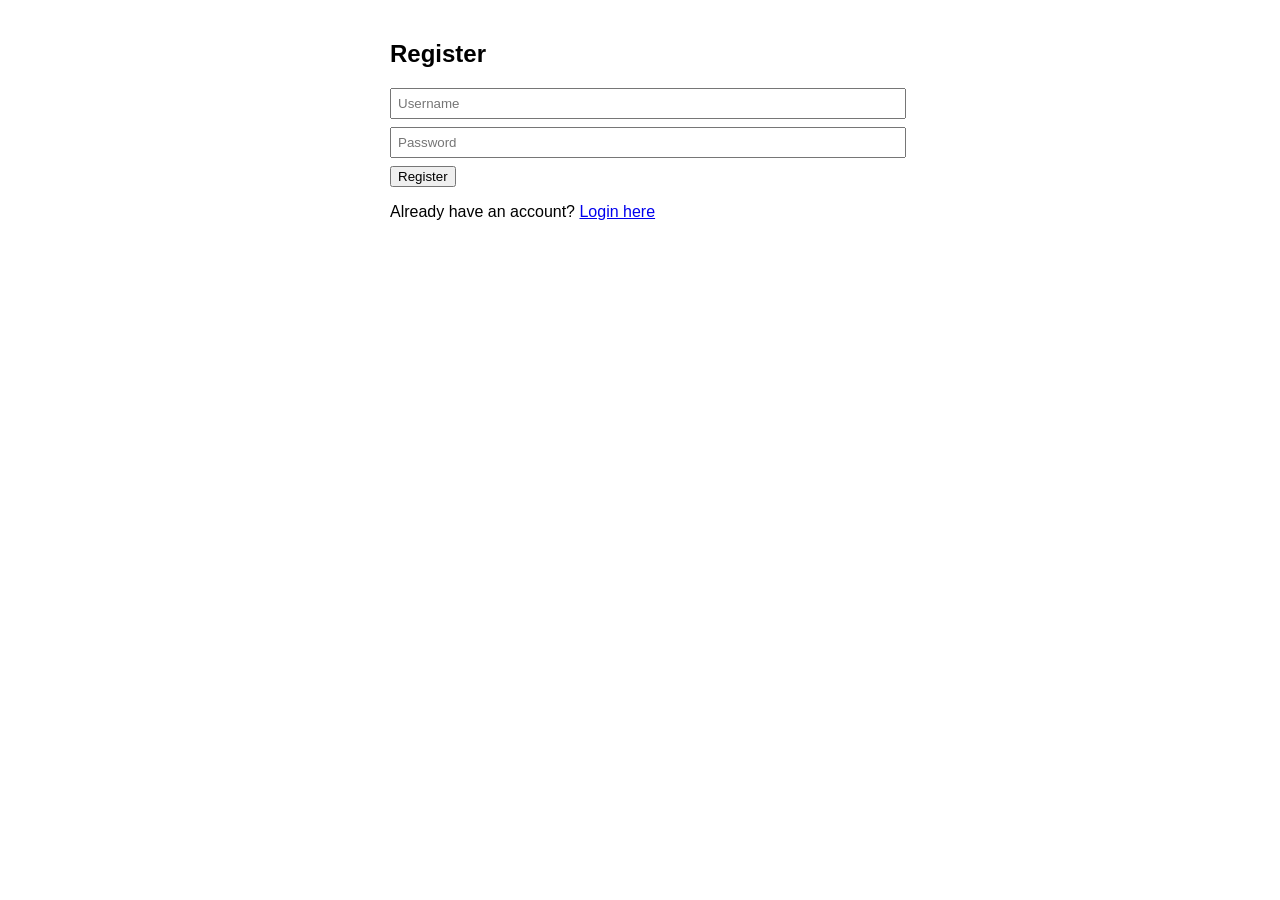
<file: static/index.html>
<!DOCTYPE html>
<html>
<head>
    <title>Chatroom</title>
    <style>
        body { font-family: sans-serif; max-width: 500px; margin: 40px auto; }
        .hidden { display: none; }
        input { display: block; margin: 8px 0; padding: 6px; width: 100%; }
        #messages { list-style: none; padding: 0; height: 300px; overflow-y: auto; border: 1px solid #ccc; }
        #messages li { padding: 4px 8px; }
    </style>
</head>
<body>

    <!-- REGISTER SECTION -->
    <div id="register-section">
        <h2>Register</h2>
        <input id="reg-username" placeholder="Username" />
        <input id="reg-password" type="password" placeholder="Password" />
        <button onclick="register()">Register</button>
        <p id="reg-message"></p>
        <p>Already have an account? <a href="#" onclick="showLogin()">Login here</a></p>
    </div>

    <!-- LOGIN SECTION -->
    <div id="login-section" class="hidden">
        <h2>Login</h2>
        <input id="login-username" placeholder="Username" />
        <input id="login-password" type="password" placeholder="Password" />
        <button onclick="login()">Login</button>
        <p id="login-message"></p>
        <p>No account? <a href="#" onclick="showRegister()">Register here</a></p>
    </div>

    <!-- CHAT SECTION -->
    <div id="chat-section" class="hidden">
        <h2>Chatroom</h2>
        <ul id="messages"></ul>
        <input id="messageText" placeholder="Type a message" onkeydown="if(event.key==='Enter') sendMessage()" />
        <button onclick="sendMessage()">Send</button>
    </div>

    <script>
        function showLogin() {
            document.getElementById("register-section").classList.add("hidden");
            document.getElementById("login-section").classList.remove("hidden");
        }

        function showRegister() {
            document.getElementById("login-section").classList.add("hidden");
            document.getElementById("register-section").classList.remove("hidden");
        }

        async function register() {
            const username = document.getElementById("reg-username").value;
            const password = document.getElementById("reg-password").value;

            const response = await fetch("/register", {
                method: "POST",
                headers: { "Content-Type": "application/json" },
                body: JSON.stringify({ username, password })
            });

            const data = await response.json();
            const messageEl = document.getElementById("reg-message");

            if (response.ok) {
                messageEl.textContent = "Registered successfully! Please login.";
                messageEl.style.color = "green";
                showLogin();
            } else {
                let errorText;
                if (Array.isArray(data.detail)) {
                    errorText = data.detail.map(err => `${err.loc[err.loc.length - 1]}: ${err.msg}`).join(", ");
                } else {
                    errorText = data.detail || "Registration failed";
                }
                messageEl.textContent = errorText;
                messageEl.style.color = "red";
            }
        }

        let ws;

        async function login() {
            const username = document.getElementById("login-username").value;
            const password = document.getElementById("login-password").value;

            const response = await fetch("/login", {
                method: "POST",
                headers: { "Content-Type": "application/json" },
                body: JSON.stringify({ username, password }),
                credentials: "same-origin"   // makes sure the browser stores the Set-Cookie from the response
            });

            const data = await response.json();
            const messageEl = document.getElementById("login-message");

            if (response.ok) {
                document.getElementById("login-section").classList.add("hidden");
                document.getElementById("chat-section").classList.remove("hidden");
                connectWebSocket();
            } else {
                messageEl.textContent = data.detail || "Login failed";
                messageEl.style.color = "red";
            }
        }

        function connectWebSocket() {
            // no token in the URL anymore — the browser sends the access_token cookie automatically
            ws = new WebSocket(`ws://${window.location.host}/ws`);

            ws.onmessage = (event) => {
                const li = document.createElement("li");
                li.textContent = event.data;
                document.getElementById("messages").appendChild(li);
            };

            ws.onclose = (event) => {
                if (event.code === 1008) {
                    alert("Session expired or invalid. Please login again.");
                    document.getElementById("chat-section").classList.add("hidden");
                    showLogin();
                }
            };
        }

        function sendMessage() {
            const input = document.getElementById("messageText");
            ws.send(input.value);
            input.value = "";
        }
    </script>
</body>
</html>
</file>
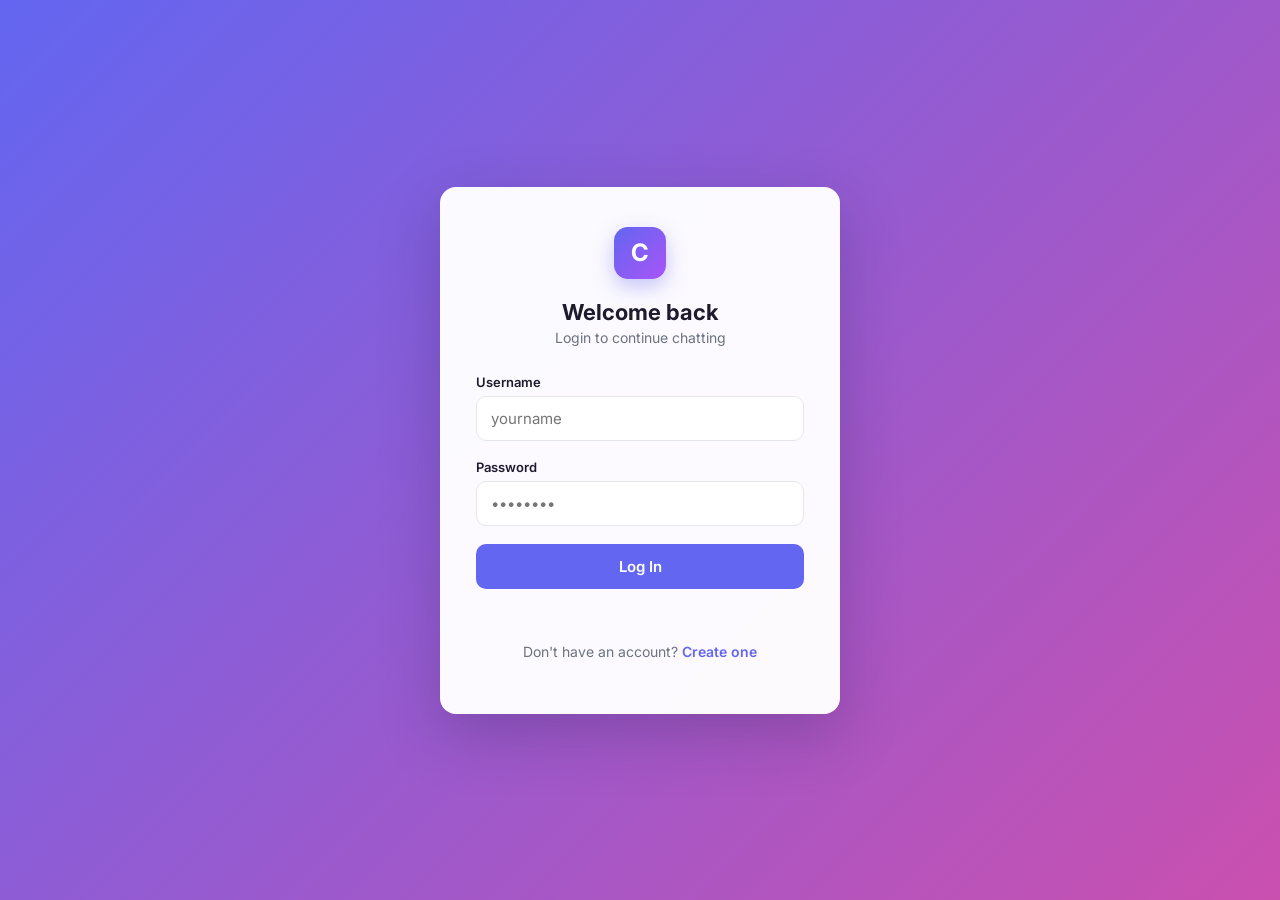
<file: static/login.html>
<!DOCTYPE html>
<html lang="en">
<head>
<meta charset="UTF-8" />
<meta name="viewport" content="width=device-width, initial-scale=1.0" />
<title>Login · Chatroom</title>
<link rel="stylesheet" href="/static/css/style.css" />
</head>
<body class="auth-page">
  <div class="auth-card">
    <div class="auth-logo">C</div>
    <h1>Welcome back</h1>
    <p class="auth-subtitle">Login to continue chatting</p>

    <form id="login-form">
      <div class="field-group">
        <label for="login-username">Username</label>
        <input id="login-username" type="text" placeholder="yourname" autocomplete="username" required />
      </div>
      <div class="field-group">
        <label for="login-password">Password</label>
        <input id="login-password" type="password" placeholder="••••••••" autocomplete="current-password" required />
      </div>
      <button type="submit" class="btn-primary" id="login-btn">
        <span class="spinner"></span>
        <span class="btn-text">Log In</span>
      </button>
      <p class="form-message" id="login-message"></p>
    </form>

    <p class="auth-footer">Don't have an account? <a href="/register">Create one</a></p>
  </div>

  <script>
    const form = document.getElementById("login-form");
    const btn = document.getElementById("login-btn");
    const messageEl = document.getElementById("login-message");

    form.addEventListener("submit", async (e) => {
      e.preventDefault();
      const username = document.getElementById("login-username").value.trim();
      const password = document.getElementById("login-password").value;

      messageEl.textContent = "";
      messageEl.className = "form-message";
      btn.classList.add("loading");
      btn.disabled = true;

      try {
        const response = await fetch("/login", {
          method: "POST",
          headers: { "Content-Type": "application/json" },
          credentials: "same-origin",
          body: JSON.stringify({ username, password })
        });
        const data = await response.json();

        if (response.ok) {
          messageEl.textContent = "Logged in! Redirecting...";
          messageEl.classList.add("success");
          setTimeout(() => window.location.href = "/chat", 400);
        } else {
          messageEl.textContent = data.detail || "Login failed";
          messageEl.classList.add("error");
        }
      } catch (err) {
        messageEl.textContent = "Could not reach the server.";
        messageEl.classList.add("error");
      } finally {
        btn.classList.remove("loading");
        btn.disabled = false;
      }
    });
    (function () {
    const params = new URLSearchParams(window.location.search);
    const lang = params.get("lang");
    if (lang) {
        document.cookie = `lang=${lang}; path=/; max-age=${60 * 60 * 24 * 365}`;
    }
})();
  </script>
</body>
</html>
</file>
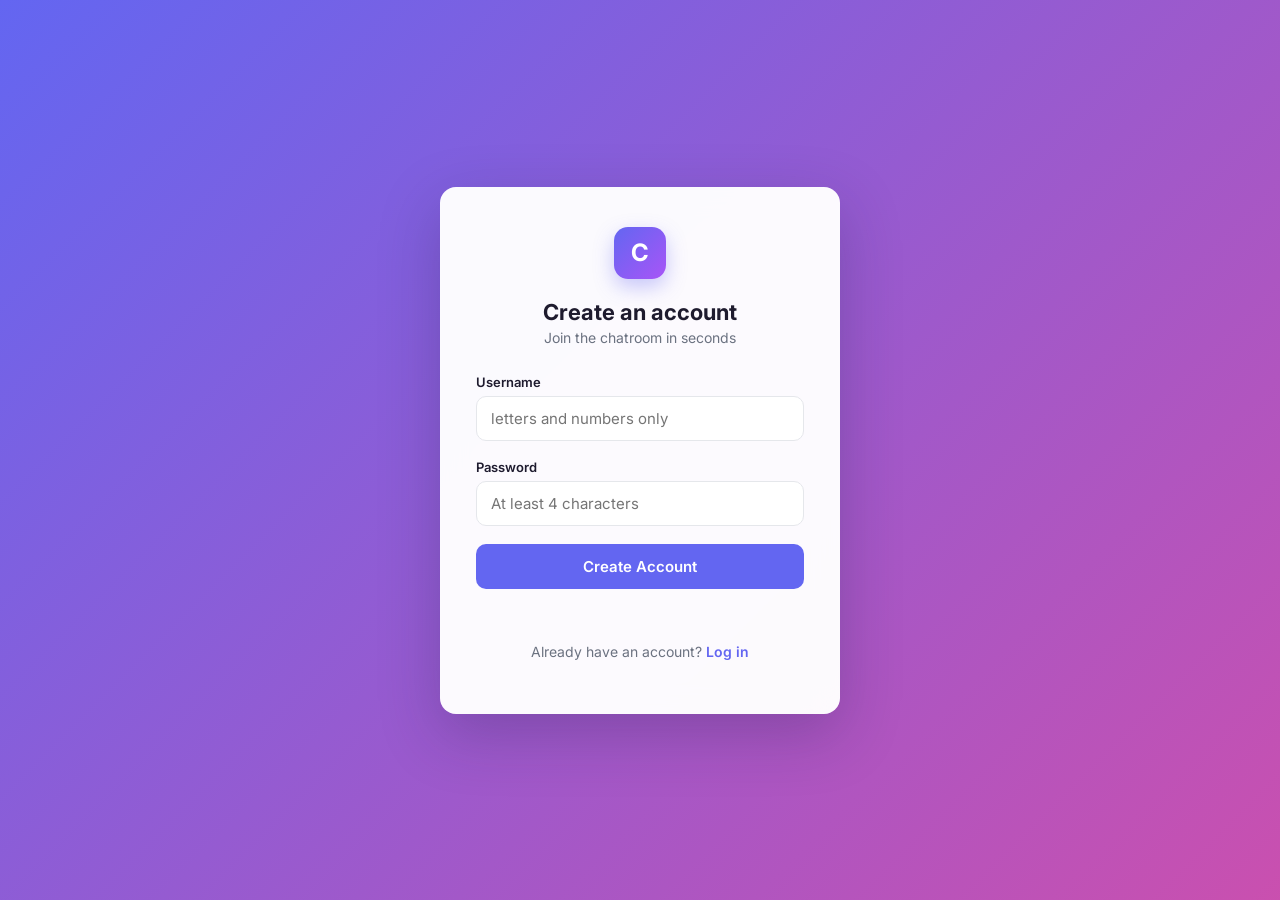
<file: static/register.html>
<!DOCTYPE html>
<html lang="en">
<head>
<meta charset="UTF-8" />
<meta name="viewport" content="width=device-width, initial-scale=1.0" />
<title>Register · Chatroom</title>
<link rel="stylesheet" href="/static/css/style.css" />
</head>
<body class="auth-page">
  <div class="auth-card">
    <div class="auth-logo">C</div>
    <h1>Create an account</h1>
    <p class="auth-subtitle">Join the chatroom in seconds</p>

    <form id="register-form">
      <div class="field-group">
        <label for="reg-username">Username</label>
        <input id="reg-username" type="text" placeholder="letters and numbers only" autocomplete="username" required minlength="3" maxlength="50" />
      </div>
      <div class="field-group">
        <label for="reg-password">Password</label>
        <input id="reg-password" type="password" placeholder="At least 4 characters" autocomplete="new-password" required minlength="4" />
      </div>
      <button type="submit" class="btn-primary" id="register-btn">
        <span class="spinner"></span>
        <span class="btn-text">Create Account</span>
      </button>
      <p class="form-message" id="register-message"></p>
    </form>

    <p class="auth-footer">Already have an account? <a href="/login">Log in</a></p>
  </div>

  <script>
    const form = document.getElementById("register-form");
    const btn = document.getElementById("register-btn");
    const messageEl = document.getElementById("register-message");

    form.addEventListener("submit", async (e) => {
      e.preventDefault();
      const username = document.getElementById("reg-username").value.trim();
      const password = document.getElementById("reg-password").value;

      messageEl.textContent = "";
      messageEl.className = "form-message";
      btn.classList.add("loading");
      btn.disabled = true;

      try {
        const response = await fetch("/register", {
          method: "POST",
          headers: { "Content-Type": "application/json" },
          body: JSON.stringify({ username, password })
        });
        const data = await response.json();

        if (response.ok) {
          messageEl.textContent = "Account created! Redirecting to login...";
          messageEl.classList.add("success");
          setTimeout(() => window.location.href = "/login", 700);
        } else {
          let errorText;
          if (Array.isArray(data.detail)) {
            errorText = data.detail.map(err => `${err.loc[err.loc.length - 1]}: ${err.msg}`).join(", ");
          } else {
            errorText = data.detail || "Registration failed";
          }
          messageEl.textContent = errorText;
          messageEl.classList.add("error");
        }
      } catch (err) {
        messageEl.textContent = "Could not reach the server.";
        messageEl.classList.add("error");
      } finally {
        btn.classList.remove("loading");
        btn.disabled = false;
      }
    });
    (function () {
    const params = new URLSearchParams(window.location.search);
    const lang = params.get("lang");
    if (lang) {
        document.cookie = `lang=${lang}; path=/; max-age=${60 * 60 * 24 * 365}`;
    }
})();
  </script>
</body>
</html>
</file>
<file: static/css/style.css>
@import url('https://fonts.googleapis.com/css2?family=Inter:wght@400;500;600;700;800&display=swap');

:root {
  --accent: #6366f1;
  --accent-hover: #4f46e5;
  --danger: #ef4444;
  --success: #10b981;
  --text-primary: #1e1b2e;
  --text-secondary: #6b7280;
  --border: #e5e7eb;
  --radius: 16px;
  --shadow-lg: 0 20px 60px rgba(30, 27, 75, 0.25);
  --shadow-sm: 0 2px 8px rgba(0, 0, 0, 0.06);
}

* { box-sizing: border-box; }

body {
  margin: 0;
  font-family: 'Inter', -apple-system, BlinkMacSystemFont, sans-serif;
  color: var(--text-primary);
}

/* ---------- AUTH PAGES (login & register) ---------- */

body.auth-page {
  min-height: 100vh;
  display: flex;
  align-items: center;
  justify-content: center;
  padding: 20px;
  background: linear-gradient(-45deg, #6366f1, #8b5cf6, #ec4899, #6366f1);
  background-size: 400% 400%;
  animation: gradientShift 18s ease infinite;
}

@keyframes gradientShift {
  0% { background-position: 0% 50%; }
  50% { background-position: 100% 50%; }
  100% { background-position: 0% 50%; }
}

.auth-card {
  background: rgba(255, 255, 255, 0.97);
  backdrop-filter: blur(12px);
  border-radius: var(--radius);
  box-shadow: var(--shadow-lg);
  padding: 40px 36px;
  width: 100%;
  max-width: 400px;
  animation: cardEnter 0.5s ease;
}

@keyframes cardEnter {
  from { opacity: 0; transform: translateY(16px); }
  to { opacity: 1; transform: translateY(0); }
}

.auth-logo {
  width: 52px;
  height: 52px;
  border-radius: 14px;
  background: linear-gradient(135deg, var(--accent), #a855f7);
  display: flex;
  align-items: center;
  justify-content: center;
  color: white;
  font-size: 24px;
  font-weight: 700;
  margin: 0 auto 20px;
  box-shadow: 0 8px 20px rgba(99, 102, 241, 0.35);
}

.auth-card h1 {
  font-size: 22px;
  font-weight: 700;
  text-align: center;
  margin: 0 0 4px;
}

.auth-subtitle {
  text-align: center;
  color: var(--text-secondary);
  font-size: 14px;
  margin: 0 0 28px;
}

.field-group { margin-bottom: 18px; }

.field-group label {
  display: block;
  font-size: 13px;
  font-weight: 600;
  margin-bottom: 6px;
}

.field-group input {
  width: 100%;
  padding: 12px 14px;
  font-size: 15px;
  border: 1.5px solid var(--border);
  border-radius: 10px;
  transition: border-color .2s, box-shadow .2s;
  font-family: inherit;
}

.field-group input:focus {
  outline: none;
  border-color: var(--accent);
  box-shadow: 0 0 0 3px rgba(99, 102, 241, 0.15);
}

.btn-primary {
  width: 100%;
  padding: 13px;
  border: none;
  border-radius: 10px;
  background: var(--accent);
  color: white;
  font-size: 15px;
  font-weight: 600;
  font-family: inherit;
  cursor: pointer;
  transition: background .2s, transform .1s;
  display: flex;
  align-items: center;
  justify-content: center;
  gap: 8px;
}

.btn-primary:hover { background: var(--accent-hover); }
.btn-primary:active { transform: scale(0.98); }
.btn-primary:disabled { opacity: .65; cursor: not-allowed; }

.spinner {
  width: 16px;
  height: 16px;
  border: 2px solid rgba(255, 255, 255, 0.4);
  border-top-color: white;
  border-radius: 50%;
  animation: spin .7s linear infinite;
  display: none;
}
.btn-primary.loading .spinner { display: inline-block; }
.btn-primary.loading .btn-text { display: none; }

@keyframes spin { to { transform: rotate(360deg); } }

.form-message {
  margin-top: 14px;
  font-size: 13.5px;
  text-align: center;
  min-height: 18px;
}
.form-message.error { color: var(--danger); }
.form-message.success { color: var(--success); }

.auth-footer {
  text-align: center;
  margin-top: 22px;
  font-size: 14px;
  color: var(--text-secondary);
}
.auth-footer a { color: var(--accent); font-weight: 600; text-decoration: none; }
.auth-footer a:hover { text-decoration: underline; }


/* ---------- CHAT PAGE ---------- */

body.chat-page {
  height: 100vh;
  display: flex;
  flex-direction: column;
  background: #f4f4f8;
}

.chat-header {
  display: flex;
  align-items: center;
  justify-content: space-between;
  padding: 14px 24px;
  background: white;
  border-bottom: 1px solid var(--border);
  box-shadow: var(--shadow-sm);
  z-index: 5;
}

.chat-header .brand { display: flex; align-items: center; gap: 10px; }
.chat-header .brand-icon {
  width: 36px;
  height: 36px;
  border-radius: 10px;
  background: linear-gradient(135deg, var(--accent), #a855f7);
  display: flex;
  align-items: center;
  justify-content: center;
  color: white;
  font-weight: 700;
}
.chat-header .brand-name { font-weight: 700; font-size: 16px; }

.chat-header .user-info { display: flex; align-items: center; gap: 14px; }
.chat-header .username-badge { font-size: 14px; color: var(--text-secondary); }
.chat-header .username-badge strong { color: var(--text-primary); }

.btn-logout {
  padding: 8px 16px;
  border: 1.5px solid var(--border);
  border-radius: 8px;
  background: white;
  font-size: 13.5px;
  font-weight: 600;
  cursor: pointer;
  color: var(--text-secondary);
  transition: all .2s;
  font-family: inherit;
}
.btn-logout:hover { border-color: var(--danger); color: var(--danger); }

.chat-container {
  flex: 1;
  max-width: 760px;
  width: 100%;
  margin: 0 auto;
  display: flex;
  flex-direction: column;
  padding: 20px;
  overflow: hidden;
}

.messages-panel {
  flex: 1;
  overflow-y: auto;
  padding: 8px 4px;
  display: flex;
  flex-direction: column;
}

.msg-row { display: flex; margin-bottom: 10px; }
.msg-row.own { justify-content: flex-end; }
.msg-row.other { justify-content: flex-start; }

.msg-bubble-wrap { max-width: 72%; display: flex; flex-direction: column; }
.msg-row.own .msg-bubble-wrap { align-items: flex-end; }
.msg-row.other .msg-bubble-wrap { align-items: flex-start; }

.msg-sender {
  font-size: 12px;
  font-weight: 600;
  color: var(--text-secondary);
  margin-bottom: 3px;
  padding: 0 4px;
}

.msg-bubble {
  padding: 10px 14px;
  border-radius: 16px;
  font-size: 14.5px;
  line-height: 1.4;
  word-wrap: break-word;
  box-shadow: var(--shadow-sm);
}
.msg-row.own .msg-bubble {
  background: linear-gradient(135deg, var(--accent), #7c3aed);
  color: white;
  border-bottom-right-radius: 4px;
}
.msg-row.other .msg-bubble {
  background: white;
  color: var(--text-primary);
  border-bottom-left-radius: 4px;
}

.msg-time {
  font-size: 11px;
  color: var(--text-secondary);
  margin-top: 3px;
  padding: 0 4px;
}

.system-msg { text-align: center; margin: 10px 0; }
.system-msg span {
  background: #e5e7eb;
  color: var(--text-secondary);
  font-size: 12px;
  padding: 4px 12px;
  border-radius: 20px;
}

.chat-input-row { display: flex; gap: 10px; padding-top: 14px; }

.chat-input-row input {
  flex: 1;
  padding: 13px 16px;
  border-radius: 24px;
  border: 1.5px solid var(--border);
  font-size: 14.5px;
  font-family: inherit;
}
.chat-input-row input:focus {
  outline: none;
  border-color: var(--accent);
  box-shadow: 0 0 0 3px rgba(99, 102, 241, 0.15);
}

.btn-send {
  width: 46px;
  height: 46px;
  border-radius: 50%;
  border: none;
  background: var(--accent);
  color: white;
  cursor: pointer;
  display: flex;
  align-items: center;
  justify-content: center;
  transition: background .2s, transform .1s;
  flex-shrink: 0;
}
.btn-send:hover { background: var(--accent-hover); }
.btn-send:active { transform: scale(0.92); }

.connection-banner {
  text-align: center;
  font-size: 13px;
  color: var(--danger);
  padding: 8px;
  display: none;
}
.connection-banner.show { display: block; }
</file>
